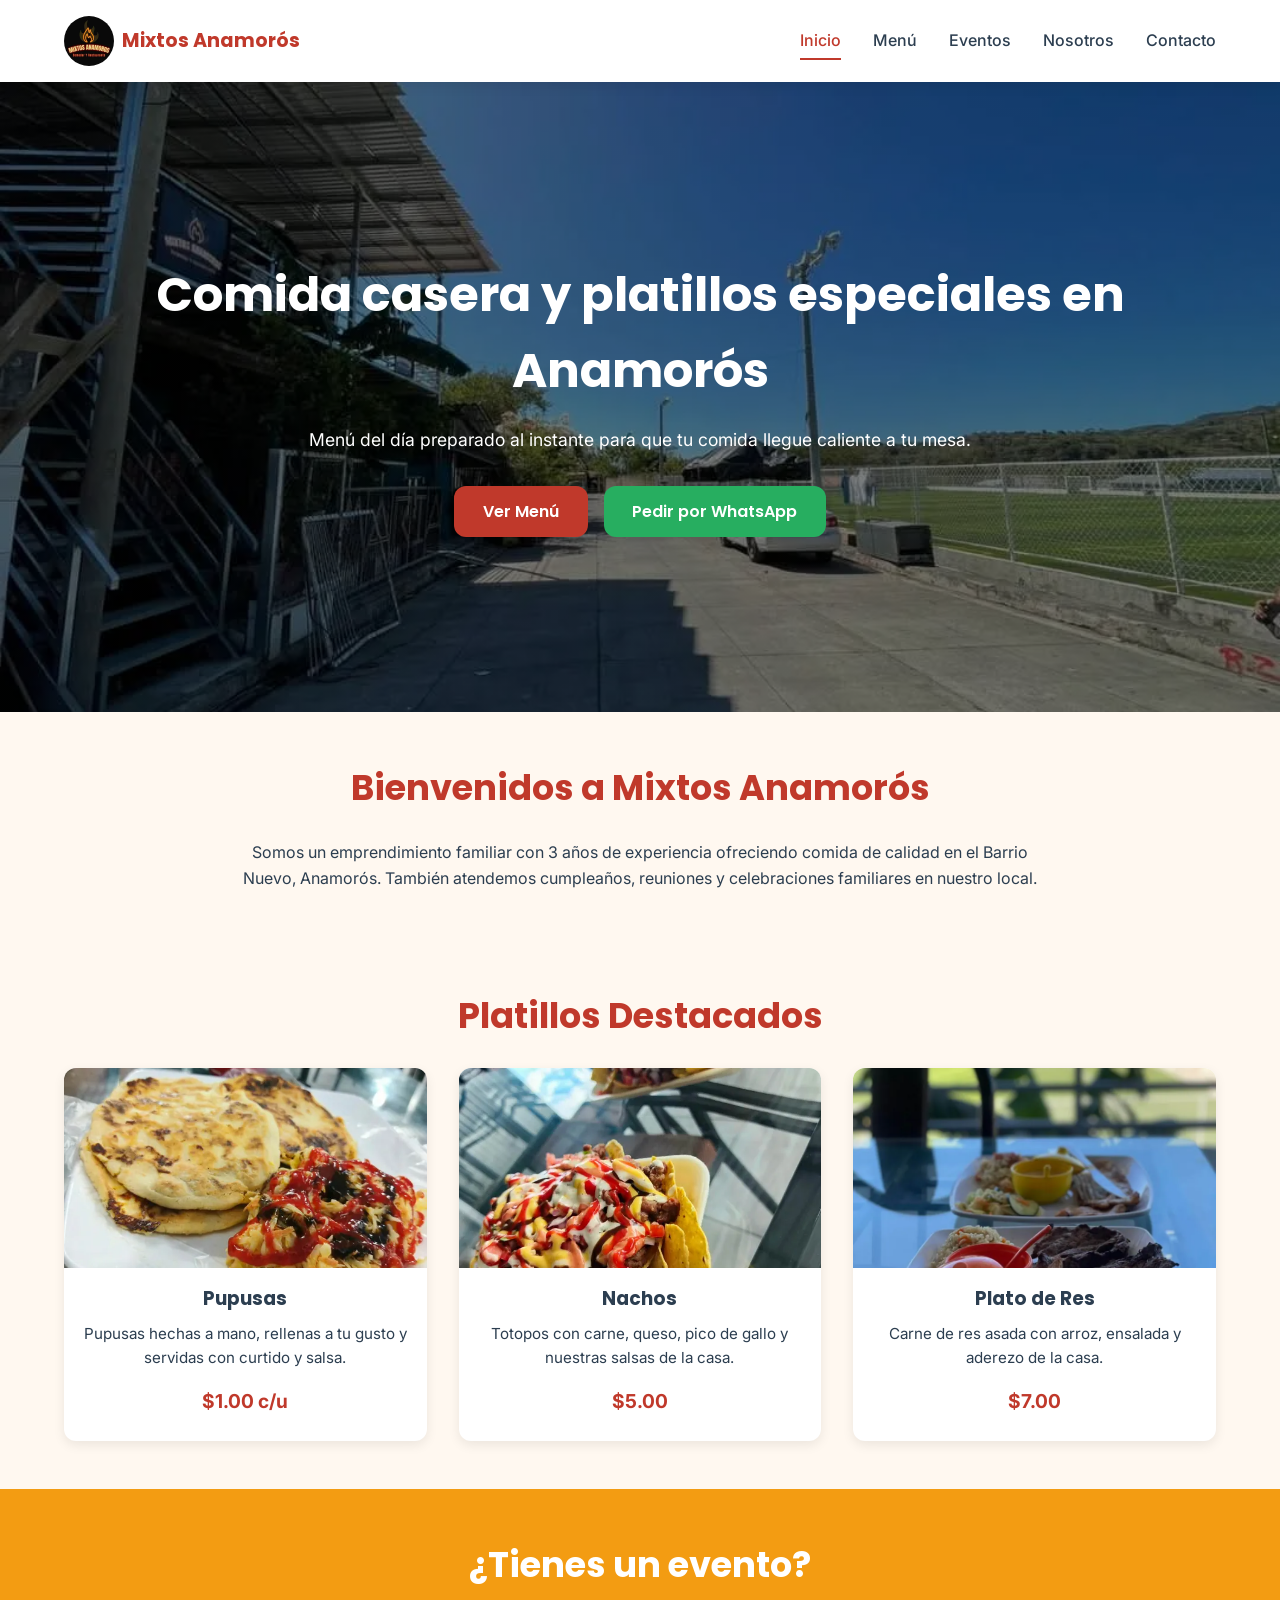
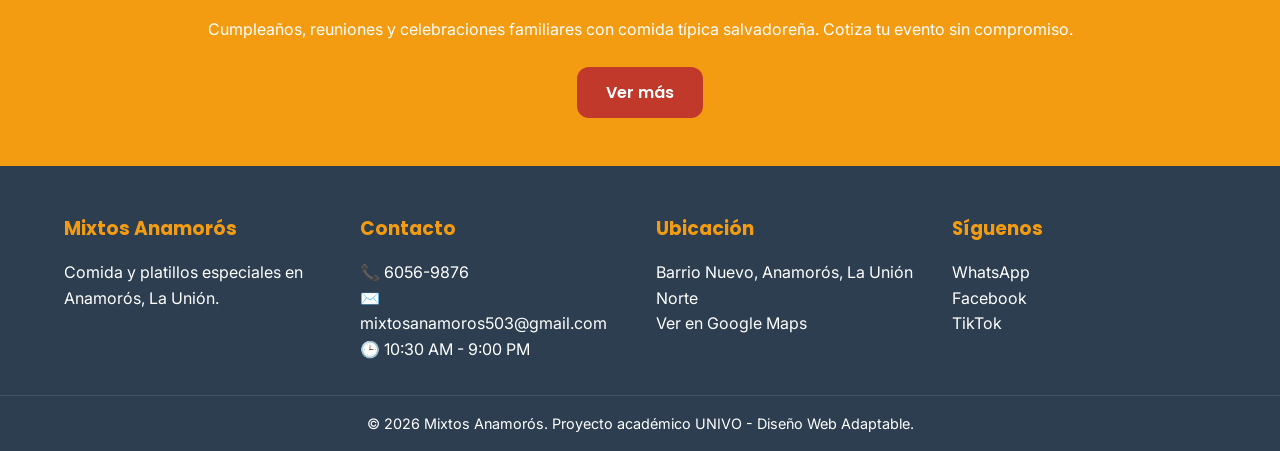
<file: index.html>
<!DOCTYPE html>
<html lang="es">
<head>
    <meta charset="UTF-8">
    <meta name="viewport" content="width=device-width, initial-scale=1.0">
    <meta name="description" content="Mixtos Anamorós - Comida casera, menú del día y celebraciones familiares en Anamorós, La Unión. Pedidos por WhatsApp y cotización de eventos.">
    <title>Mixtos Anamorós | Comida y Eventos</title>
    <link rel="icon" type="image/webp" href="img/Logo_Mixto.webp">
    <link rel="preload" as="image" href="img/eventos/exterior-local.webp">
    <link rel="stylesheet" href="css/styles.css">
    <link rel="preconnect" href="https://fonts.googleapis.com">
    <link rel="preconnect" href="https://fonts.gstatic.com" crossorigin>
    <link href="https://fonts.googleapis.com/css2?family=Poppins:wght@400;600;700&family=Inter:wght@400;500&display=swap" rel="stylesheet">
    <script defer src="js/datos.js"></script>
    <script defer src="js/main.js"></script>
    <script defer src="js/inicio.js"></script>
</head>
<body>

    <!-- HEADER -->
    <header class="header">
        <nav class="navbar container">
            <a href="index.html" class="logo">
                <img src="img/Logo_Mixto.webp" alt="Logo Mixtos Anamorós" width="60" height="60">
                <span>Mixtos Anamorós</span>
            </a>
            <button class="menu-toggle" aria-label="Abrir menú" aria-expanded="false">☰</button>
            <ul class="nav-links">
                <li><a href="index.html" class="active">Inicio</a></li>
                <li><a href="menu.html">Menú</a></li>
                <li><a href="eventos.html">Eventos</a></li>
                <li><a href="nosotros.html">Nosotros</a></li>
                <li><a href="contacto.html">Contacto</a></li>
            </ul>
        </nav>
    </header>
     <main>

    <!-- HERO -->
    <section class="hero">
        <div class="hero-content container">
            <h1>Comida casera y platillos especiales en Anamorós</h1>
            <p>Menú del día preparado al instante para que tu comida llegue caliente a tu mesa.</p>
            <div class="hero-buttons">
                <a href="menu.html" class="btn btn-primary">Ver Menú</a>
                <a href="https://wa.me/50360569876" class="btn btn-whatsapp" target="_blank" rel="noopener">Pedir por WhatsApp</a>
            </div>
        </div>
    </section>

    <!-- BIENVENIDA -->
    <section class="bienvenida container">
        <h2>Bienvenidos a Mixtos Anamorós</h2>
        <p>Somos un emprendimiento familiar con 3 años de experiencia ofreciendo comida de calidad en el Barrio Nuevo, Anamorós. También atendemos cumpleaños, reuniones y celebraciones familiares en nuestro local.</p>
    </section>

    <!-- PLATILLOS DESTACADOS -->
    <section class="destacados container">
        <h2>Platillos Destacados</h2>
        <div class="cards-grid" id="destacados-grid" aria-live="polite"></div>
        <noscript><p class="eventos-intro">Activa JavaScript para ver los platillos destacados o visita nuestro <a href="menu.html">menú completo</a>.</p></noscript>
    </section>

    <!-- CTA EVENTOS -->
    <section class="cta-eventos">
        <div class="container">
            <h2>¿Tienes un evento?</h2>
            <p>Cumpleaños, reuniones y celebraciones familiares con comida típica salvadoreña. Cotiza tu evento sin compromiso.</p>
            <a href="eventos.html" class="btn btn-primary">Ver más</a>
        </div>
    </section>
    </main>

    <!-- FOOTER -->
    <footer class="footer">
        <div class="container footer-grid">
            <div>
                <h3>Mixtos Anamorós</h3>
                <p>Comida y platillos especiales en Anamorós, La Unión.</p>
            </div>
            <div>
                <h3>Contacto</h3>
                <p>📞 6056-9876</p>
                <p>✉️ mixtosanamoros503@gmail.com</p>
                <p>🕒 10:30 AM - 9:00 PM</p>
            </div>
            <div>
                <h3>Ubicación</h3>
                <p>Barrio Nuevo, Anamorós, La Unión Norte</p>
                <a href="https://share.google/uU0UTtlA4N5zg69qw" target="_blank" rel="noopener">Ver en Google Maps</a>
            </div>
            <div>
                <h3>Síguenos</h3>
                <a href="https://wa.me/50360569876" target="_blank" rel="noopener noreferrer">WhatsApp</a><br>
                <a href="https://www.facebook.com/p/Mixtos-Anamoros-100091752638281/" target="_blank" rel="noopener noreferrer">Facebook</a><br>
                <a href="https://www.tiktok.com/@king_velazques84" target="_blank" rel="noopener noreferrer">TikTok</a>
            </div>
        </div>
        <p class="footer-copy">© 2026 Mixtos Anamorós. Proyecto académico UNIVO - Diseño Web Adaptable.</p>
    </footer>

</body>
</html>
</file>
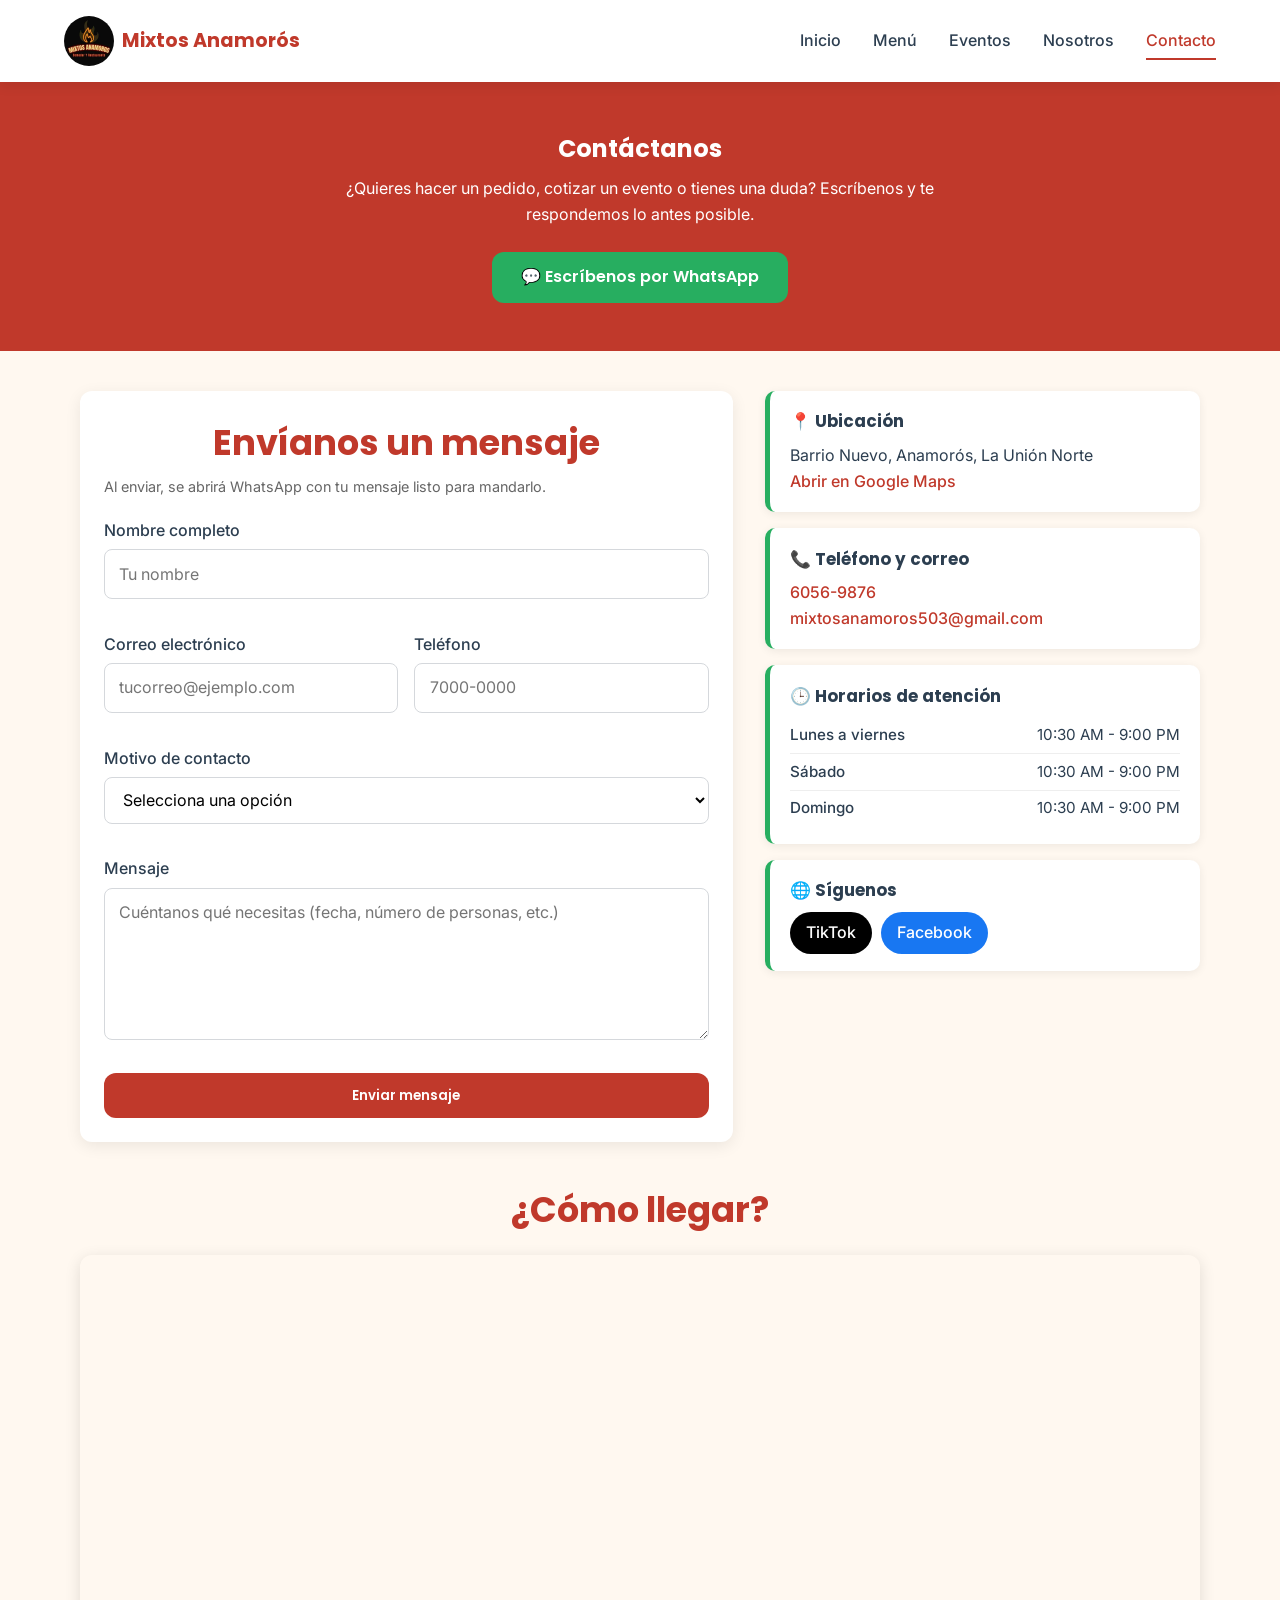
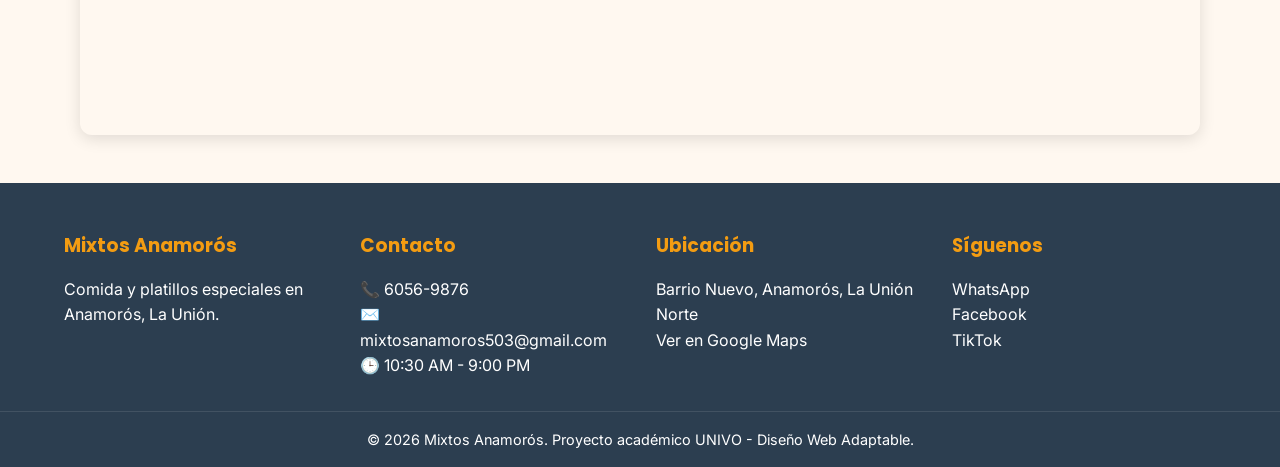
<file: contacto.html>
<!DOCTYPE html>
<html lang="es">
<head>
    <meta charset="UTF-8">
    <meta name="viewport" content="width=device-width, initial-scale=1.0">
    <meta name="description" content="Contacta a Mixtos Anamorós: escríbenos por WhatsApp, usa el formulario, consulta nuestros horarios y encuentra el mapa de ubicación en Anamorós, La Unión.">
    <title>Contacto | Mixtos Anamorós</title>
    <link rel="icon" type="image/webp" href="img/Logo_Mixto.webp">
    <link rel="stylesheet" href="css/styles.css">
    <link rel="preconnect" href="https://fonts.googleapis.com">
    <link rel="preconnect" href="https://fonts.gstatic.com" crossorigin>
    <link href="https://fonts.googleapis.com/css2?family=Poppins:wght@400;600;700&family=Inter:wght@400;500&display=swap" rel="stylesheet">
    <script defer src="js/datos.js"></script>
    <script defer src="js/main.js"></script>
    <script defer src="js/contacto.js"></script>
</head>
<body>

    <!-- HEADER -->
    <header class="header">
        <nav class="navbar container">
            <a href="index.html" class="logo">
                <img src="img/Logo_Mixto.webp" alt="Logo Mixtos Anamorós" width="60" height="60">
                <span>Mixtos Anamorós</span>
            </a>
            <button class="menu-toggle" aria-label="Abrir menú" aria-expanded="false">☰</button>
            <ul class="nav-links">
                <li><a href="index.html">Inicio</a></li>
                <li><a href="menu.html">Menú</a></li>
                <li><a href="eventos.html">Eventos</a></li>
                <li><a href="nosotros.html">Nosotros</a></li>
                <li><a href="contacto.html" class="active">Contacto</a></li>
            </ul>
        </nav>
    </header>

    <!-- ENCABEZADO DE PÁGINA -->
    <section class="page-hero">
        <div class="container">
            <h1>Contáctanos</h1>
            <p>¿Quieres hacer un pedido, cotizar un evento o tienes una duda? Escríbenos y te respondemos lo antes posible.</p>
            <a href="https://wa.me/50360569876?text=Hola%20Mixtos%20Anamor%C3%B3s%2C%20quisiera%20hacer%20una%20consulta."
               class="btn btn-whatsapp" target="_blank" rel="noopener">💬 Escríbenos por WhatsApp</a>
        </div>
    </section>

    <main class="container contact-layout">

        <!-- FORMULARIO -->
        <section class="contact-form-box" aria-labelledby="titulo-form">
            <h2 id="titulo-form">Envíanos un mensaje</h2>
            <p class="form-note">Al enviar, se abrirá WhatsApp con tu mensaje listo para mandarlo.</p>

            <form id="form-contacto" novalidate>
                <div class="form-group">
                    <label for="nombre">Nombre completo</label>
                    <input type="text" id="nombre" name="nombre" placeholder="Tu nombre" required autocomplete="name">
                    <small class="error" id="error-nombre"></small>
                </div>

                <div class="form-row">
                    <div class="form-group">
                        <label for="correo">Correo electrónico</label>
                        <input type="email" id="correo" name="correo" placeholder="tucorreo@ejemplo.com" required autocomplete="email">
                        <small class="error" id="error-correo"></small>
                    </div>
                    <div class="form-group">
                        <label for="telefono">Teléfono</label>
                        <input type="tel" id="telefono" name="telefono" placeholder="7000-0000" autocomplete="tel">
                        <small class="error" id="error-telefono"></small>
                    </div>
                </div>

                <div class="form-group">
                    <label for="asunto">Motivo de contacto</label>
                    <select id="asunto" name="asunto" required>
                        <option value="">Selecciona una opción</option>
                        <option value="Pedido">Hacer un pedido</option>
                        <option value="Cotización de evento">Cotizar un evento</option>
                        <option value="Consulta general">Consulta general</option>
                        <option value="Sugerencia o reclamo">Sugerencia o reclamo</option>
                    </select>
                    <small class="error" id="error-asunto"></small>
                </div>

                <div class="form-group">
                    <label for="mensaje">Mensaje</label>
                    <textarea id="mensaje" name="mensaje" rows="5" placeholder="Cuéntanos qué necesitas (fecha, número de personas, etc.)" required></textarea>
                    <small class="error" id="error-mensaje"></small>
                </div>

                <button type="submit" class="btn btn-primary btn-block">Enviar mensaje</button>
            </form>
        </section>

        <!-- INFORMACIÓN -->
        <aside class="contact-info">

            <div class="info-card">
                <h3>📍 Ubicación</h3>
                <p>Barrio Nuevo, Anamorós, La Unión Norte</p>
                <a href="https://share.google/uU0UTtlA4N5zg69qw" target="_blank" rel="noopener">Abrir en Google Maps</a>
            </div>

            <div class="info-card">
                <h3>📞 Teléfono y correo</h3>
                <p><a href="tel:+50360569876">6056-9876</a></p>
                <p><a href="mailto:mixtosanamoros503@gmail.com">mixtosanamoros503@gmail.com</a></p>
            </div>

            <div class="info-card">
                <h3>🕒 Horarios de atención</h3>
                <table class="horarios">
                    <tbody>
                        <tr><th scope="row">Lunes a viernes</th><td>10:30 AM - 9:00 PM</td></tr>
                        <tr><th scope="row">Sábado</th><td>10:30 AM - 9:00 PM</td></tr>
                        <tr><th scope="row">Domingo</th><td>10:30 AM - 9:00 PM</td></tr>
                    </tbody>
                </table>
            </div>

            <div class="info-card">
                <h3>🌐 Síguenos</h3>
                <div class="redes">
                    <a href="https://www.tiktok.com/@king_velazques84?is_from_webapp=1&sender_device=pc" class="red red-wa" target="_blank" rel="noopener">TikTok</a>
                    <a href="https://www.facebook.com/p/Mixtos-Anamoros-100091752638281/" class="red red-fb" target="_blank" rel="noopener">Facebook</a>
                </div>
            </div>
        </aside>
    </main>

    <!-- MAPA -->
    <section class="mapa container" aria-labelledby="titulo-mapa">
        <h2 id="titulo-mapa">¿Cómo llegar?</h2>
        <div class="map-wrap">
            <iframe
                title="Mapa de ubicación de Mixtos Anamorós"
                src="https://www.google.com/maps?q=Anamor%C3%B3s,+La+Uni%C3%B3n,+El+Salvador&output=embed"
                width="600" height="450" style="border:0;" allowfullscreen loading="lazy"
                referrerpolicy="no-referrer-when-downgrade"></iframe>
        </div>
    </section>

    <!-- FOOTER -->
    <footer class="footer">
        <div class="container footer-grid">
            <div>
                <h3>Mixtos Anamorós</h3>
                <p>Comida y platillos especiales en Anamorós, La Unión.</p>
            </div>
            <div>
                <h3>Contacto</h3>
                <p>📞 6056-9876</p>
                <p>✉️ mixtosanamoros503@gmail.com</p>
                <p>🕒 10:30 AM - 9:00 PM</p>
            </div>
            <div>
                <h3>Ubicación</h3>
                <p>Barrio Nuevo, Anamorós, La Unión Norte</p>
                <a href="https://share.google/uU0UTtlA4N5zg69qw" target="_blank" rel="noopener">Ver en Google Maps</a>
            </div>
            <div>
                <h3>Síguenos</h3>
                <a href="https://wa.me/50360569876" target="_blank" rel="noopener noreferrer">WhatsApp</a><br>
                <a href="https://www.facebook.com/p/Mixtos-Anamoros-100091752638281/" target="_blank" rel="noopener noreferrer">Facebook</a><br>
                <a href="https://www.tiktok.com/@king_velazques84" target="_blank" rel="noopener noreferrer">TikTok</a>
            </div>
        </div>
        <p class="footer-copy">© 2026 Mixtos Anamorós. Proyecto académico UNIVO - Diseño Web Adaptable.</p>
    </footer>

</body>
</html>
</file>
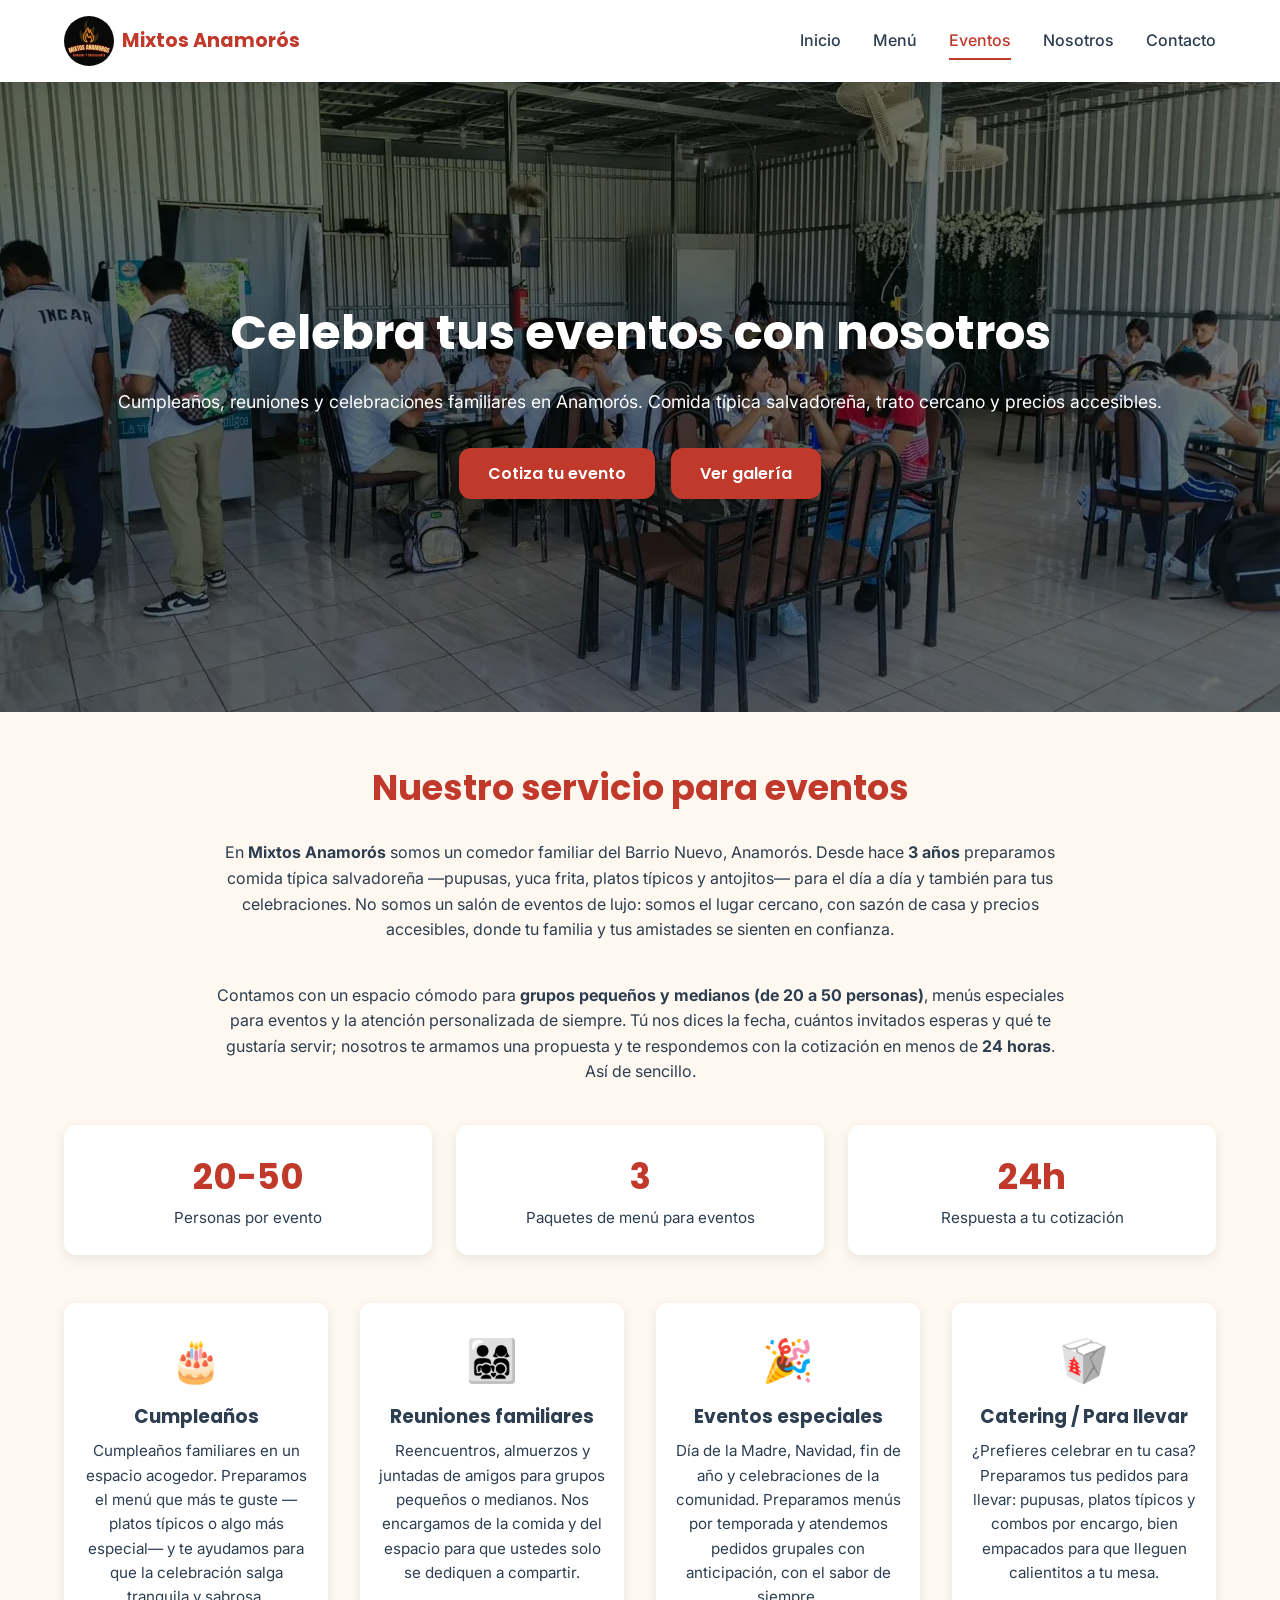
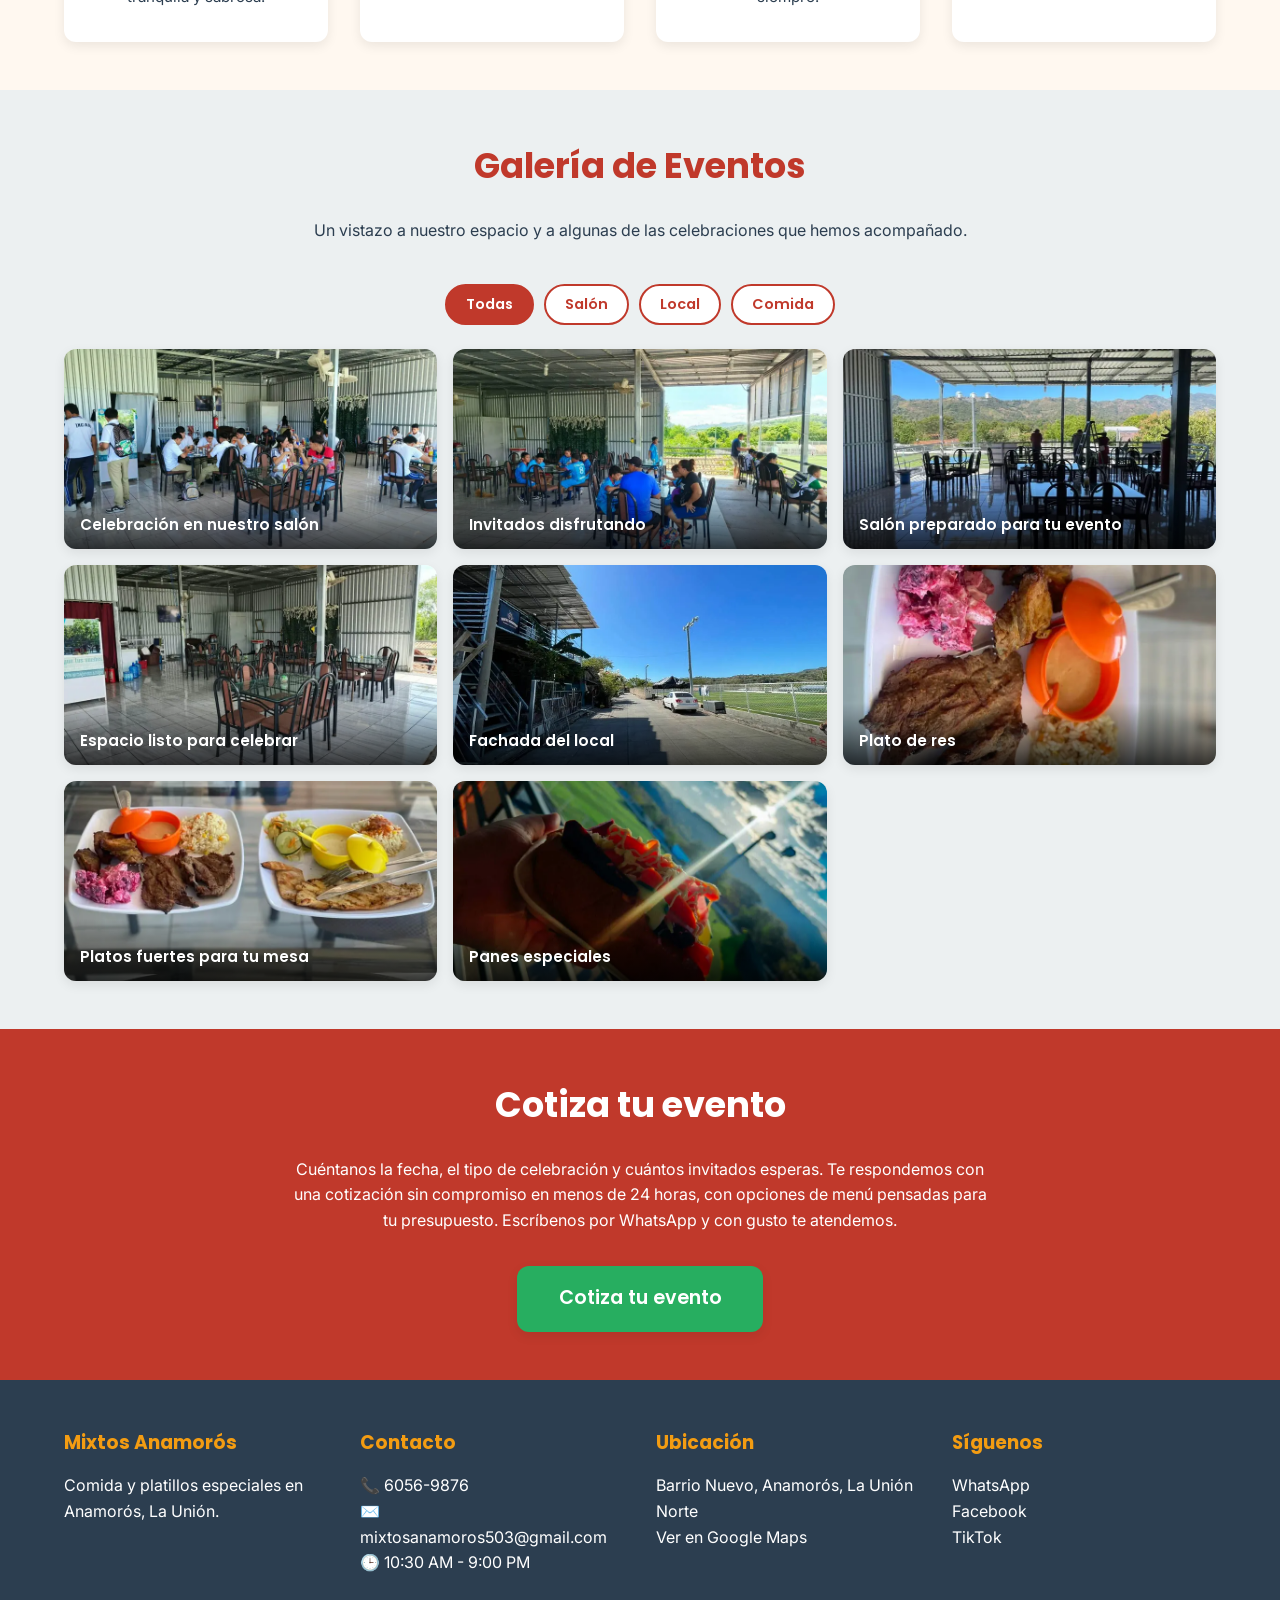
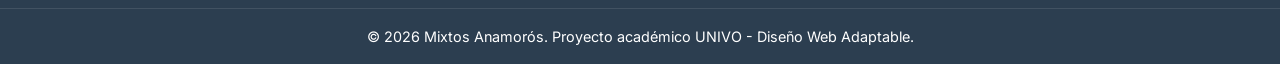
<file: eventos.html>
<!DOCTYPE html>
<html lang="es">
<head>
    <meta charset="UTF-8">
    <meta name="viewport" content="width=device-width, initial-scale=1.0">
    <meta name="description" content="Eventos en Mixtos Anamorós: cumpleaños familiares, reuniones y celebraciones especiales en Anamorós, La Unión. Comida típica salvadoreña, catering básico y menús para eventos. Cotiza por WhatsApp.">
    <title>Eventos | Mixtos Anamorós</title>
    <link rel="icon" type="image/webp" href="img/Logo_Mixto.webp">
    <link rel="stylesheet" href="css/styles.css">
    <link rel="preconnect" href="https://fonts.googleapis.com">
    <link rel="preconnect" href="https://fonts.gstatic.com" crossorigin>
    <link href="https://fonts.googleapis.com/css2?family=Poppins:wght@400;600;700&family=Inter:wght@400;500&display=swap" rel="stylesheet">
    <script defer src="js/datos.js"></script>
    <script defer src="js/main.js"></script>
    <script defer src="js/eventos.js"></script>
</head>
<body>

    <!-- HEADER -->
    <header class="header">
        <nav class="navbar container">
            <a href="index.html" class="logo">
                <img src="img/Logo_Mixto.webp" alt="Logo Mixtos Anamorós" width="60" height="60">
                <span>Mixtos Anamorós</span>
            </a>
            <button class="menu-toggle" aria-label="Abrir menú" aria-expanded="false">☰</button>
            <ul class="nav-links">
                <li><a href="index.html">Inicio</a></li>
                <li><a href="menu.html">Menú</a></li>
                <li><a href="eventos.html" class="active">Eventos</a></li>
                <li><a href="nosotros.html">Nosotros</a></li>
                <li><a href="contacto.html">Contacto</a></li>
            </ul>
        </nav>
    </header>

    <main>

        <!-- HERO -->
        <section class="hero hero-eventos">
            <div class="hero-content container">
                <h1>Celebra tus eventos con nosotros</h1>
                <p>Cumpleaños, reuniones y celebraciones familiares en Anamorós. Comida típica salvadoreña, trato cercano y precios accesibles.</p>
                <div class="hero-buttons">
                    <a href="#cotizar" class="btn btn-primary">Cotiza tu evento</a>
                    <a href="#galeria" class="btn btn-primary">Ver galería</a>
                </div>
            </div>
        </section>

        <!-- DESCRIPCIÓN DEL SERVICIO -->
        <section class="eventos-servicio container">
            <h2>Nuestro servicio para eventos</h2>
            <p class="eventos-intro">
                En <strong>Mixtos Anamorós</strong> somos un comedor familiar del Barrio Nuevo, Anamorós.
                Desde hace <strong>3 años</strong> preparamos comida típica salvadoreña —pupusas, yuca frita,
                platos típicos y antojitos— para el día a día y también para tus celebraciones.
                No somos un salón de eventos de lujo: somos el lugar cercano, con sazón de casa y precios
                accesibles, donde tu familia y tus amistades se sienten en confianza.
            </p>
            <p class="eventos-intro">
                Contamos con un espacio cómodo para <strong>grupos pequeños y medianos (de 20 a 50 personas)</strong>,
                menús especiales para eventos y la atención personalizada de siempre. Tú nos dices la fecha,
                cuántos invitados esperas y qué te gustaría servir; nosotros te armamos una propuesta y
                te respondemos con la cotización en menos de <strong>24 horas</strong>. Así de sencillo.
            </p>

            <div class="eventos-datos">
                <div class="dato">
                    <span class="dato-numero">20-50</span>
                    <span class="dato-label">Personas por evento</span>
                </div>
                <div class="dato">
                    <span class="dato-numero">3</span>
                    <span class="dato-label">Paquetes de menú para eventos</span>
                </div>
                <div class="dato">
                    <span class="dato-numero">24h</span>
                    <span class="dato-label">Respuesta a tu cotización</span>
                </div>
            </div>

            <div class="cards-grid servicios-grid" id="servicios-grid"></div>
        </section>

        <!-- GALERÍA -->
        <section class="eventos-galeria" id="galeria">
            <div class="container">
                <h2>Galería de Eventos</h2>
                <p class="eventos-intro">Un vistazo a nuestro espacio y a algunas de las celebraciones que hemos acompañado.</p>
                <div class="filtros" id="filtros-galeria" role="group" aria-label="Filtrar fotos por categoría"></div>
                <div class="galeria-grid" id="galeria-grid" aria-live="polite"></div>
            </div>
        </section>

        <!-- CTA COTIZA TU EVENTO -->
        <section class="cta-cotiza" id="cotizar">
            <div class="container">
                <h2>Cotiza tu evento</h2>
                <p>Cuéntanos la fecha, el tipo de celebración y cuántos invitados esperas. Te respondemos con una cotización sin compromiso en menos de 24 horas, con opciones de menú pensadas para tu presupuesto. Escríbenos por WhatsApp y con gusto te atendemos.</p>
                <a href="https://wa.me/50360569876?text=Hola,%20quiero%20cotizar%20un%20evento%20en%20Mixtos%20Anamor%C3%B3s"
                   class="btn btn-whatsapp btn-cotiza"
                   target="_blank"
                   rel="noopener noreferrer">
                    Cotiza tu evento
                </a>
            </div>
        </section>

    </main>

    <!-- FOOTER -->
    <footer class="footer">
        <div class="container footer-grid">
            <div>
                <h3>Mixtos Anamorós</h3>
                <p>Comida y platillos especiales en Anamorós, La Unión.</p>
            </div>
            <div>
                <h3>Contacto</h3>
                <p>📞 6056-9876</p>
                <p>✉️ mixtosanamoros503@gmail.com</p>
                <p>🕒 10:30 AM - 9:00 PM</p>
            </div>
            <div>
                <h3>Ubicación</h3>
                <p>Barrio Nuevo, Anamorós, La Unión Norte</p>
                <a href="https://share.google/uU0UTtlA4N5zg69qw" target="_blank" rel="noopener noreferrer">Ver en Google Maps</a>
            </div>
            <div>
                <h3>Síguenos</h3>
                <a href="https://wa.me/50360569876" target="_blank" rel="noopener noreferrer">WhatsApp</a><br>
                <a href="https://www.facebook.com/p/Mixtos-Anamoros-100091752638281/" target="_blank" rel="noopener noreferrer">Facebook</a><br>
                <a href="https://www.tiktok.com/@king_velazques84" target="_blank" rel="noopener noreferrer">TikTok</a>
            </div>
        </div>
        <p class="footer-copy">© 2026 Mixtos Anamorós. Proyecto académico UNIVO - Diseño Web Adaptable.</p>
    </footer>

</body>
</html>
</file>
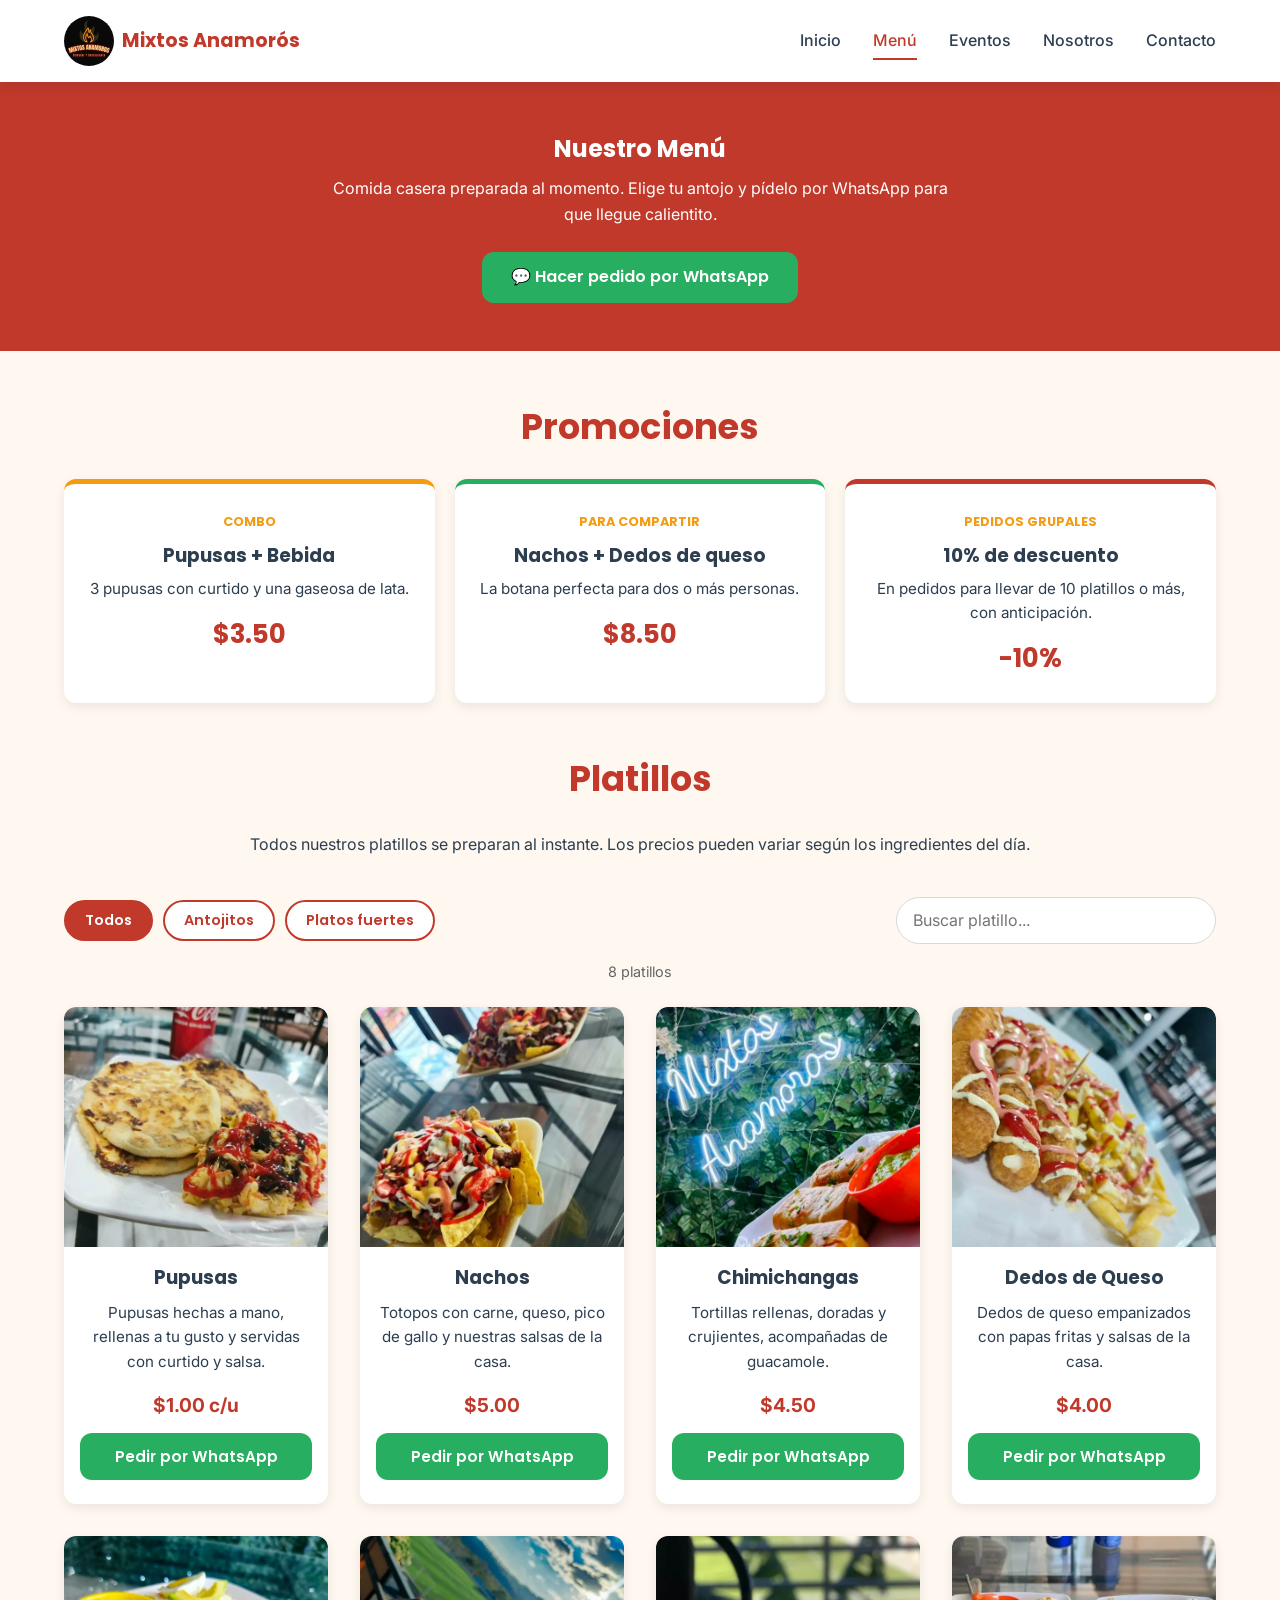
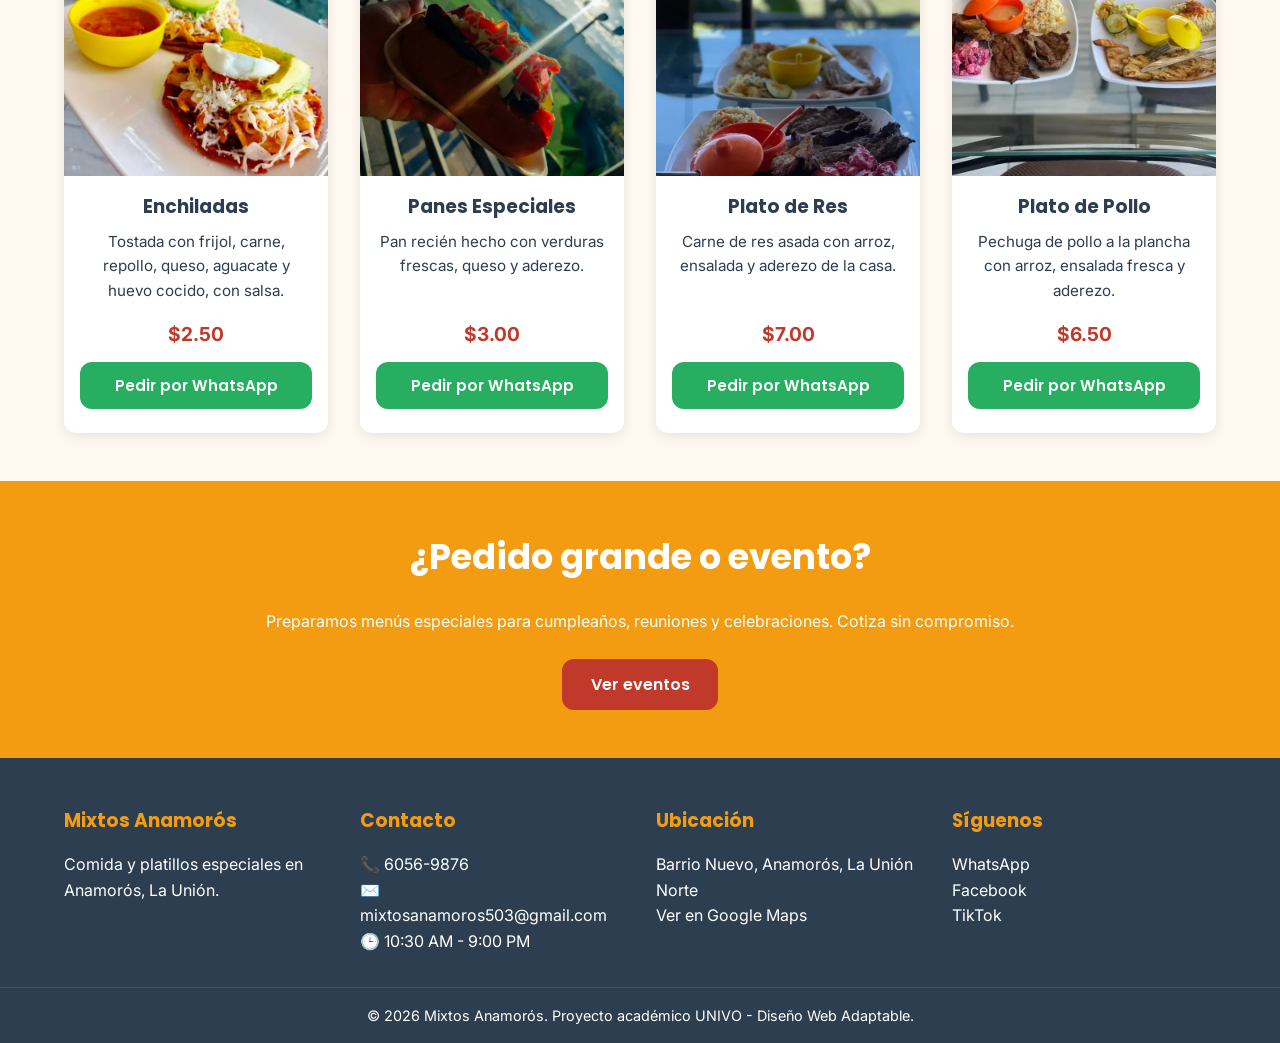
<file: menu.html>
<!DOCTYPE html>
<html lang="es">
<head>
    <meta charset="UTF-8">
    <meta name="viewport" content="width=device-width, initial-scale=1.0">
    <meta name="description" content="Menú de Mixtos Anamorós: pupusas, nachos, chimichangas, dedos de queso, enchiladas y platos de res y pollo en Anamorós, La Unión. Pide por WhatsApp.">
    <title>Menú | Mixtos Anamorós</title>
    <link rel="icon" type="image/webp" href="img/Logo_Mixto.webp">
    <link rel="stylesheet" href="css/styles.css">
    <link rel="preconnect" href="https://fonts.googleapis.com">
    <link rel="preconnect" href="https://fonts.gstatic.com" crossorigin>
    <link href="https://fonts.googleapis.com/css2?family=Poppins:wght@400;600;700&family=Inter:wght@400;500&display=swap" rel="stylesheet">
    <script defer src="js/datos.js"></script>
    <script defer src="js/main.js"></script>
    <script defer src="js/menu.js"></script>
</head>
<body>

    <!-- HEADER -->
    <header class="header">
        <nav class="navbar container">
            <a href="index.html" class="logo">
                <img src="img/Logo_Mixto.webp" alt="Logo Mixtos Anamorós" width="60" height="60">
                <span>Mixtos Anamorós</span>
            </a>
            <button class="menu-toggle" aria-label="Abrir menú" aria-expanded="false">☰</button>
            <ul class="nav-links">
                <li><a href="index.html">Inicio</a></li>
                <li><a href="menu.html" class="active" aria-current="page">Menú</a></li>
                <li><a href="eventos.html">Eventos</a></li>
                <li><a href="nosotros.html">Nosotros</a></li>
                <li><a href="contacto.html">Contacto</a></li>
            </ul>
        </nav>
    </header>

    <main>

        <!-- ENCABEZADO -->
        <section class="page-hero">
            <div class="container">
                <h1>Nuestro Menú</h1>
                <p>Comida casera preparada al momento. Elige tu antojo y pídelo por WhatsApp para que llegue calientito.</p>
                <a href="https://wa.me/50360569876?text=Hola%20Mixtos%20Anamor%C3%B3s%2C%20quisiera%20hacer%20un%20pedido."
                   class="btn btn-whatsapp" target="_blank" rel="noopener">💬 Hacer pedido por WhatsApp</a>
            </div>
        </section>

        <!-- PROMOCIONES -->
        <section class="promos container" aria-labelledby="titulo-promos">
            <h2 id="titulo-promos">Promociones</h2>
            <div class="promos-grid" id="promos-grid"></div>
        </section>

        <!-- GRID DE PLATILLOS -->
        <section class="menu-seccion" aria-labelledby="titulo-platillos">
            <div class="container">
                <h2 id="titulo-platillos">Platillos</h2>
                <p class="eventos-intro">Todos nuestros platillos se preparan al instante. Los precios pueden variar según los ingredientes del día.</p>

                <div class="menu-controles">
                    <div class="filtros" id="filtros-menu" role="group" aria-label="Filtrar platillos por categoría"></div>
                    <label class="buscador" for="buscar-platillo">
                        <span class="sr-only">Buscar platillo</span>
                        <input type="search" id="buscar-platillo" placeholder="Buscar platillo...">
                    </label>
                </div>
                <p class="menu-contador" id="contador-menu" aria-live="polite"></p>

                <div class="cards-grid menu-grid" id="menu-grid"></div>
                <noscript><p class="eventos-intro">Activa JavaScript para ver el menú o escríbenos por WhatsApp para conocer nuestros platillos.</p></noscript>
            </div>
        </section>

        <!-- CTA FINAL -->
        <section class="cta-eventos">
            <div class="container">
                <h2>¿Pedido grande o evento?</h2>
                <p>Preparamos menús especiales para cumpleaños, reuniones y celebraciones. Cotiza sin compromiso.</p>
                <a href="eventos.html" class="btn btn-primary">Ver eventos</a>
            </div>
        </section>

    </main>

    <!-- FOOTER -->
    <footer class="footer">
        <div class="container footer-grid">
            <div>
                <h3>Mixtos Anamorós</h3>
                <p>Comida y platillos especiales en Anamorós, La Unión.</p>
            </div>
            <div>
                <h3>Contacto</h3>
                <p>📞 6056-9876</p>
                <p>✉️ mixtosanamoros503@gmail.com</p>
                <p>🕒 10:30 AM - 9:00 PM</p>
            </div>
            <div>
                <h3>Ubicación</h3>
                <p>Barrio Nuevo, Anamorós, La Unión Norte</p>
                <a href="https://share.google/uU0UTtlA4N5zg69qw" target="_blank" rel="noopener">Ver en Google Maps</a>
            </div>
            <div>
                <h3>Síguenos</h3>
                <a href="https://wa.me/50360569876" target="_blank" rel="noopener noreferrer">WhatsApp</a><br>
                <a href="https://www.facebook.com/p/Mixtos-Anamoros-100091752638281/" target="_blank" rel="noopener noreferrer">Facebook</a><br>
                <a href="https://www.tiktok.com/@king_velazques84" target="_blank" rel="noopener noreferrer">TikTok</a>
            </div>
        </div>
        <p class="footer-copy">© 2026 Mixtos Anamorós. Proyecto académico UNIVO - Diseño Web Adaptable.</p>
    </footer>

</body>
</html>
</file>
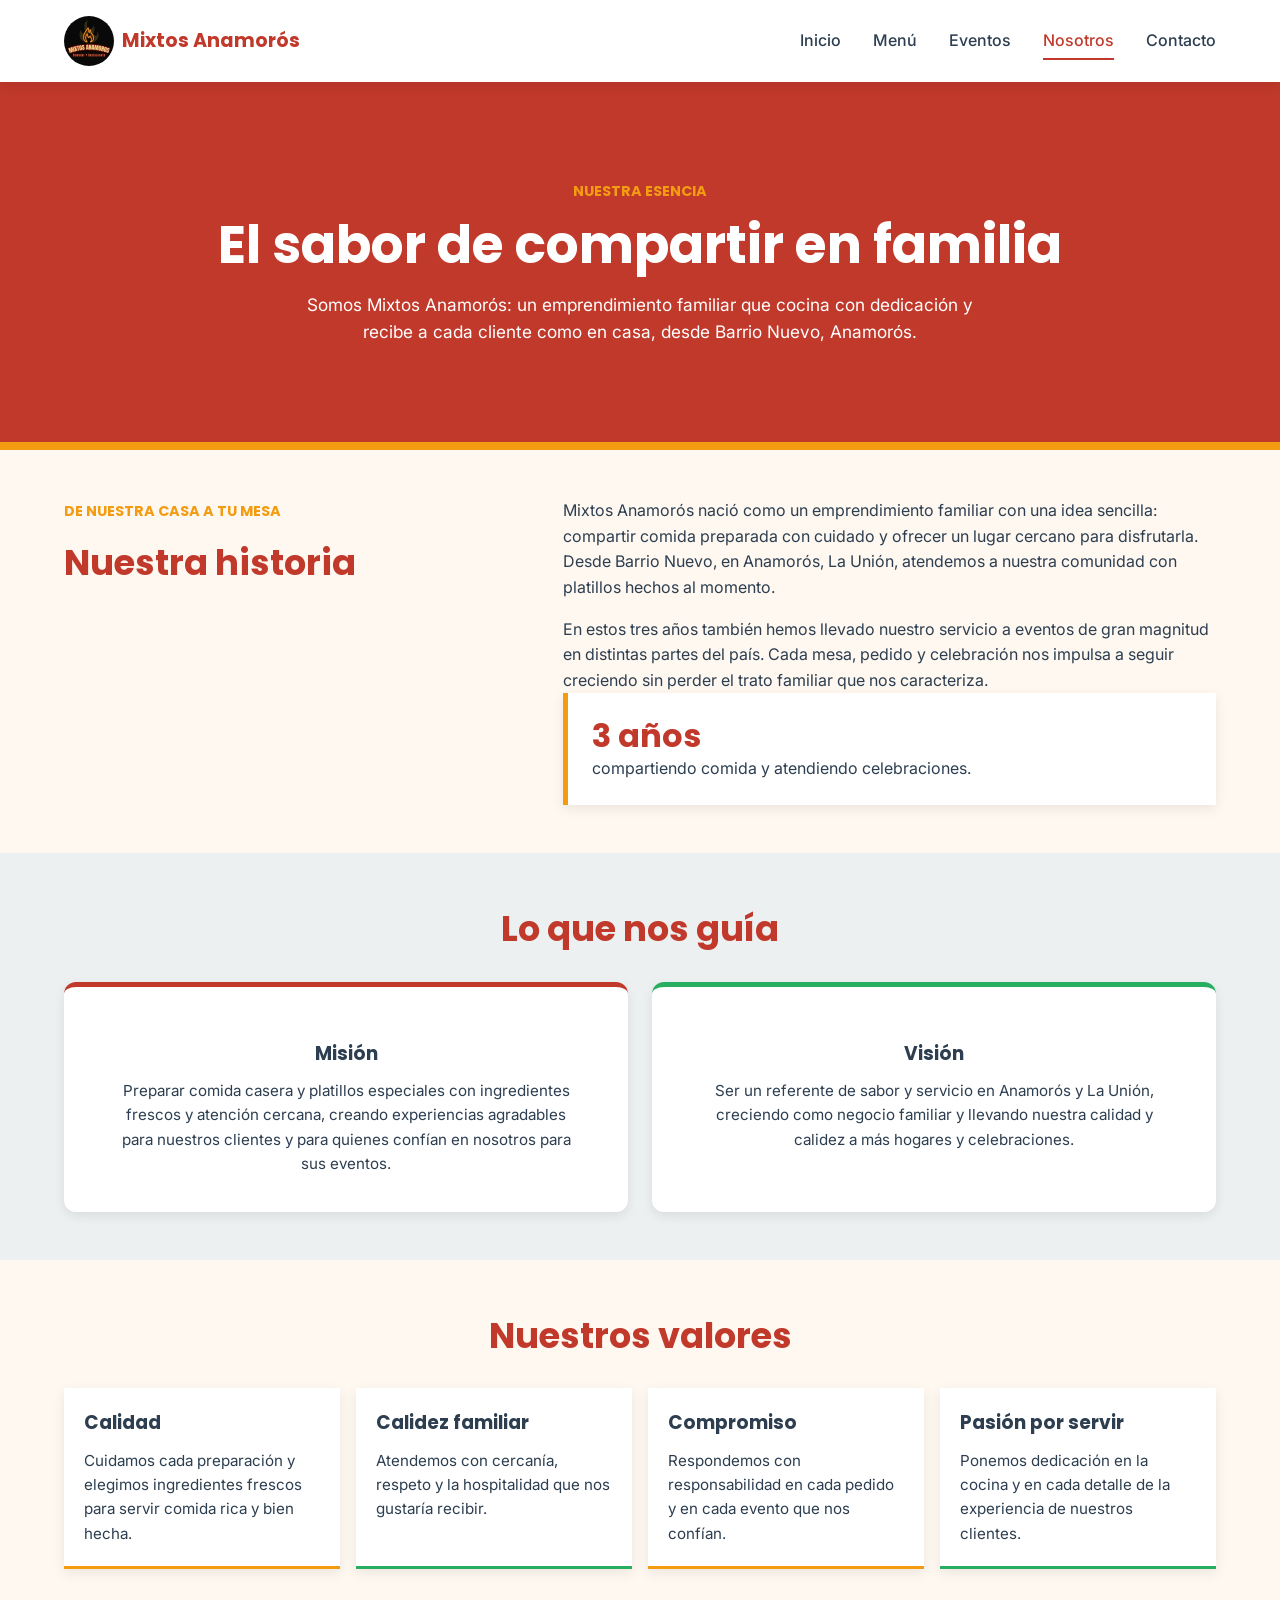
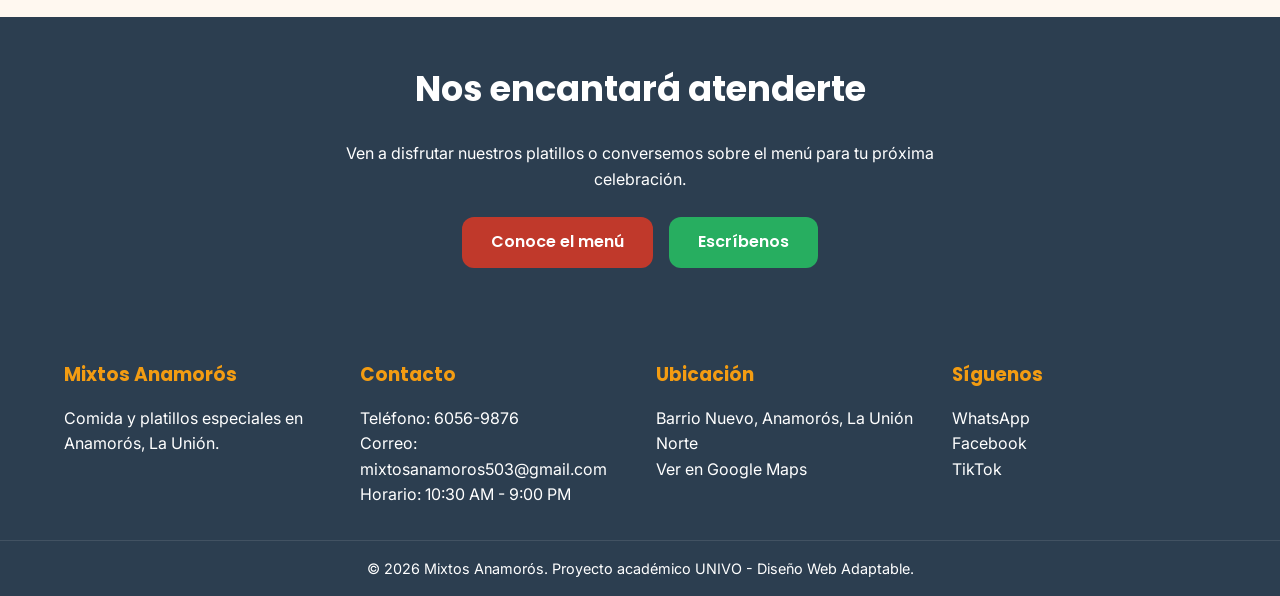
<file: nosotros.html>
<!DOCTYPE html>
<html lang="es">
<head>
    <meta charset="UTF-8">
    <meta name="viewport" content="width=device-width, initial-scale=1.0">
    <meta name="description" content="Conoce la historia, misión, visión y valores de Mixtos Anamorós, un emprendimiento familiar de comida casera en Anamorós, La Unión.">
    <title>Nosotros | Mixtos Anamorós</title>
    <link rel="icon" type="image/webp" href="img/Logo_Mixto.webp">
    <link rel="stylesheet" href="css/styles.css">
    <link rel="preconnect" href="https://fonts.googleapis.com">
    <link rel="preconnect" href="https://fonts.gstatic.com" crossorigin>
    <link href="https://fonts.googleapis.com/css2?family=Poppins:wght@400;600;700&family=Inter:wght@400;500&display=swap" rel="stylesheet">
    <script defer src="js/main.js"></script>
</head>
<body>
    <header class="header">
        <nav class="navbar container" aria-label="Navegación principal">
            <a href="index.html" class="logo">
                <img src="img/Logo_Mixto.webp" alt="Logo Mixtos Anamorós" width="60" height="60">
                <span>Mixtos Anamorós</span>
            </a>
            <button class="menu-toggle" type="button" aria-label="Abrir menú" aria-expanded="false">☰</button>
            <ul class="nav-links">
                <li><a href="index.html">Inicio</a></li>
                <li><a href="menu.html">Menú</a></li>
                <li><a href="eventos.html">Eventos</a></li>
                <li><a href="nosotros.html" class="active" aria-current="page">Nosotros</a></li>
                <li><a href="contacto.html">Contacto</a></li>
            </ul>
        </nav>
    </header>

    <main>
        <section class="nosotros-hero">
            <div class="container">
                <span class="nosotros-etiqueta">Nuestra esencia</span>
                <h1>El sabor de compartir en familia</h1>
                <p>Somos Mixtos Anamorós: un emprendimiento familiar que cocina con dedicación y recibe a cada cliente como en casa, desde Barrio Nuevo, Anamorós.</p>
            </div>
        </section>

        <section class="container">
            <div class="historia">
                <div>
                    <span class="nosotros-etiqueta">De nuestra casa a tu mesa</span>
                    <h2>Nuestra historia</h2>
                </div>
                <div class="historia-texto">
                    <p>Mixtos Anamorós nació como un emprendimiento familiar con una idea sencilla: compartir comida preparada con cuidado y ofrecer un lugar cercano para disfrutarla. Desde Barrio Nuevo, en Anamorós, La Unión, atendemos a nuestra comunidad con platillos hechos al momento.</p>
                    <p>En estos tres años también hemos llevado nuestro servicio a eventos de gran magnitud en distintas partes del país. Cada mesa, pedido y celebración nos impulsa a seguir creciendo sin perder el trato familiar que nos caracteriza.</p>
                    <div class="trayectoria">
                        <strong>3 años</strong>
                        <span>compartiendo comida y atendiendo celebraciones.</span>
                    </div>
                </div>
            </div>
        </section>

        <section class="proposito">
            <div class="container">
                <h2>Lo que nos guía</h2>
                <div class="proposito-grid">
                    <article class="card proposito-card">
                        <h3>Misión</h3>
                        <p>Preparar comida casera y platillos especiales con ingredientes frescos y atención cercana, creando experiencias agradables para nuestros clientes y para quienes confían en nosotros para sus eventos.</p>
                    </article>
                    <article class="card proposito-card">
                        <h3>Visión</h3>
                        <p>Ser un referente de sabor y servicio en Anamorós y La Unión, creciendo como negocio familiar y llevando nuestra calidad y calidez a más hogares y celebraciones.</p>
                    </article>
                </div>
            </div>
        </section>

        <section class="container">
            <h2>Nuestros valores</h2>
            <div class="valores-grid">
                <article class="valor-card">
                    <h3>Calidad</h3>
                    <p>Cuidamos cada preparación y elegimos ingredientes frescos para servir comida rica y bien hecha.</p>
                </article>
                <article class="valor-card">
                    <h3>Calidez familiar</h3>
                    <p>Atendemos con cercanía, respeto y la hospitalidad que nos gustaría recibir.</p>
                </article>
                <article class="valor-card">
                    <h3>Compromiso</h3>
                    <p>Respondemos con responsabilidad en cada pedido y en cada evento que nos confían.</p>
                </article>
                <article class="valor-card">
                    <h3>Pasión por servir</h3>
                    <p>Ponemos dedicación en la cocina y en cada detalle de la experiencia de nuestros clientes.</p>
                </article>
            </div>
        </section>

        <section class="nosotros-cta">
            <div class="container">
                <h2>Nos encantará atenderte</h2>
                <p>Ven a disfrutar nuestros platillos o conversemos sobre el menú para tu próxima celebración.</p>
                <div class="hero-buttons">
                    <a href="menu.html" class="btn btn-primary">Conoce el menú</a>
                    <a href="https://wa.me/50360569876" class="btn btn-whatsapp" target="_blank" rel="noopener">Escríbenos</a>
                </div>
            </div>
        </section>
    </main>

    <footer class="footer">
        <div class="container footer-grid">
            <div>
                <h3>Mixtos Anamorós</h3>
                <p>Comida y platillos especiales en Anamorós, La Unión.</p>
            </div>
            <div>
                <h3>Contacto</h3>
                <p>Teléfono: 6056-9876</p>
                <p>Correo: mixtosanamoros503@gmail.com</p>
                <p>Horario: 10:30 AM - 9:00 PM</p>
            </div>
            <div>
                <h3>Ubicación</h3>
                <p>Barrio Nuevo, Anamorós, La Unión Norte</p>
                <a href="https://share.google/uU0UTtlA4N5zg69qw" target="_blank" rel="noopener">Ver en Google Maps</a>
            </div>
            <div>
                <h3>Síguenos</h3>
                <a href="https://wa.me/50360569876" target="_blank" rel="noopener noreferrer">WhatsApp</a><br>
                <a href="https://www.facebook.com/p/Mixtos-Anamoros-100091752638281/" target="_blank" rel="noopener noreferrer">Facebook</a><br>
                <a href="https://www.tiktok.com/@king_velazques84" target="_blank" rel="noopener noreferrer">TikTok</a>
            </div>
        </div>
        <p class="footer-copy">© 2026 Mixtos Anamorós. Proyecto académico UNIVO - Diseño Web Adaptable.</p>
    </footer>
</body>
</html>
</file>
<file: css/styles.css>
/* ===== VARIABLES ===== */
:root {
    --color-principal: #C0392B;
    --color-secundario: #F39C12;
    --color-acento: #27AE60;
    --color-texto: #2C3E50;
    --color-fondo: #FFF8F0;
    --color-blanco: #FFFFFF;
    --color-gris: #ECF0F1;
    --fuente-titulos: 'Poppins', sans-serif;
    --fuente-texto: 'Inter', sans-serif;
    --sombra: 0 4px 12px rgba(0,0,0,0.08);
    --radio: 12px;
    --transicion: all 0.3s ease;
}

/* ===== RESET ===== */
* {
    margin: 0;
    padding: 0;
    box-sizing: border-box;
}

html {
    scroll-behavior: smooth;
}

body {
    font-family: var(--fuente-texto);
    color: var(--color-texto);
    background-color: var(--color-fondo);
    line-height: 1.6;
}

img {
    max-width: 100%;
    height: auto;
    display: block;
}

a {
    text-decoration: none;
    color: inherit;
}

ul {
    list-style: none;
}

/* ===== UTILIDADES ===== */
.container {
    width: 90%;
    max-width: 1200px;
    margin: 0 auto;
}

.btn {
    display: inline-block;
    padding: 0.8rem 1.8rem;
    border-radius: var(--radio);
    font-family: var(--fuente-titulos);
    font-weight: 600;
    transition: var(--transicion);
    cursor: pointer;
    border: none;
}

.btn-primary {
    background-color: var(--color-principal);
    color: var(--color-blanco);
}

.btn-primary:hover {
    background-color: #A93226;
    transform: translateY(-2px);
}

.btn-whatsapp {
    background-color: var(--color-acento);
    color: var(--color-blanco);
}

.btn-whatsapp:hover {
    background-color: #1E8449;
    transform: translateY(-2px);
}

/* ===== HEADER ===== */
.header {
    background-color: var(--color-blanco);
    box-shadow: var(--sombra);
    position: sticky;
    top: 0;
    z-index: 100;
}

.navbar {
    display: flex;
    justify-content: space-between;
    align-items: center;
    padding: 1rem 0;
}

.logo {
    display: flex;
    align-items: center;
    gap: 0.5rem;
    font-family: var(--fuente-titulos);
    font-weight: 700;
    font-size: 1.2rem;
    color: var(--color-principal);
}

.logo img {
    width: 50px;
    height: 50px;
    object-fit: contain;
    border-radius: 50%;
    background-color: var(--color-blanco);
}

/* Móvil: menú desplegable */
.nav-links {
    display: flex;
    flex-direction: column;
    position: absolute;
    top: 100%;
    left: 0;
    right: 0;
    padding: 1rem 0;
    background-color: var(--color-blanco);
    box-shadow: var(--sombra);
    transform: translateY(-150%);
    visibility: hidden;
    transition: var(--transicion);
    z-index: 99;
}

.nav-links.active {
    transform: translateY(0);
    visibility: visible;
}

.nav-links li {
    padding: 0.8rem 0;
    text-align: center;
}

.nav-links a {
    font-weight: 500;
    transition: var(--transicion);
    padding: 0.5rem 0;
    border-bottom: 2px solid transparent;
}

.nav-links a:hover,
.nav-links a.active {
    color: var(--color-principal);
    border-bottom-color: var(--color-principal);
}

.menu-toggle {
    display: block;
    background: none;
    border: none;
    font-size: 1.8rem;
    color: var(--color-principal);
    cursor: pointer;
}

/* ===== HERO ===== */
.hero {
    background: linear-gradient(rgba(0,0,0,0.5), rgba(0,0,0,0.5)),
                url('../img/eventos/exterior-local.webp') center/cover no-repeat;
    min-height: 60vh;
    display: flex;
    align-items: center;
    color: var(--color-blanco);
    text-align: center;
}

.hero-content h1 {
    font-family: var(--fuente-titulos);
    font-size: clamp(1.8rem, 4vw, 3rem);
    margin-bottom: 1rem;
}

.hero-content p {
    font-size: 1.1rem;
    margin-bottom: 2rem;
}

.hero-buttons {
    display: flex;
    flex-direction: column;
    align-items: center;
    gap: 1rem;
    justify-content: center;
}

/* ===== SECCIONES ===== */
section {
    padding: 3rem 0;
}

h2 {
    font-family: var(--fuente-titulos);
    font-size: clamp(1.5rem, 3vw, 2.2rem);
    margin-bottom: 1.5rem;
    color: var(--color-principal);
    text-align: center;
}

.bienvenida p {
    text-align: center;
    max-width: 800px;
    margin: 0 auto;
}

/* ===== CARDS ===== */
.cards-grid {
    display: grid;
    grid-template-columns: repeat(auto-fit, minmax(260px, 1fr));
    gap: 2rem;
}

.card {
    background-color: var(--color-blanco);
    border-radius: var(--radio);
    overflow: hidden;
    box-shadow: var(--sombra);
    transition: var(--transicion);
    text-align: center;
}

.card:hover {
    transform: translateY(-5px);
    box-shadow: 0 8px 20px rgba(0,0,0,0.12);
}

.card img {
    width: 100%;
    height: 200px;
    object-fit: cover;
}

.card h3 {
    font-family: var(--fuente-titulos);
    margin: 1rem 0 0.5rem;
    color: var(--color-texto);
}

.card p {
    padding: 0 1rem;
    font-size: 0.95rem;
}

.precio {
    display: inline-block;
    margin: 1rem 0 1.5rem;
    font-weight: 700;
    color: var(--color-principal);
    font-size: 1.2rem;
}

/* ===== CTA EVENTOS ===== */
.cta-eventos {
    background-color: var(--color-secundario);
    color: var(--color-blanco);
    text-align: center;
}

.cta-eventos h2 {
    color: var(--color-blanco);
}

.cta-eventos p {
    margin-bottom: 1.5rem;
}

/* ===== FOOTER ===== */
.footer {
    background-color: var(--color-texto);
    color: var(--color-blanco);
    padding: 3rem 0 1rem;
}

.footer-grid {
    display: grid;
    grid-template-columns: 1fr;
    gap: 2rem;
    margin-bottom: 2rem;
    text-align: center;
}

.footer h3 {
    font-family: var(--fuente-titulos);
    margin-bottom: 1rem;
    color: var(--color-secundario);
}

.footer a {
    color: var(--color-blanco);
    transition: var(--transicion);
}

.footer a:hover {
    color: var(--color-secundario);
}

.footer-copy {
    text-align: center;
    padding-top: 1rem;
    border-top: 1px solid rgba(255,255,255,0.1);
    font-size: 0.9rem;
}

/* ===== RESPONSIVE (mobile-first: se amplía con min-width) ===== */
/* Móvil: los botones ocupan el ancho disponible */
.btn {
    width: 100%;
    max-width: 280px;
    text-align: center;
}

@media (min-width: 481px) {
    .hero-buttons {
        flex-direction: row;
        flex-wrap: wrap;
    }

    .btn {
        width: auto;
        max-width: none;
    }
}

@media (min-width: 769px) {
    /* Navbar de escritorio */
    .menu-toggle {
        display: none;
    }

    .nav-links {
        position: static;
        flex-direction: row;
        gap: 2rem;
        padding: 0;
        background: none;
        box-shadow: none;
        transform: none;
        visibility: visible;
    }

    .nav-links li {
        padding: 0;
    }

    .hero {
        min-height: 70vh;
    }

    .footer-grid {
        grid-template-columns: repeat(auto-fit, minmax(200px, 1fr));
        text-align: left;
    }
}

/* ===== PÁGINA DE EVENTOS ===== */
.hero-eventos {
    background-image: linear-gradient(rgba(0,0,0,0.55), rgba(0,0,0,0.55)),
                      url('../img/eventos/hero-eventos.webp');
}

.eventos-intro {
    text-align: center;
    max-width: 850px;
    margin: 0 auto 2.5rem;
}

.eventos-datos {
    display: grid;
    grid-template-columns: 1fr;
    gap: 1.5rem;
    margin-bottom: 3rem;
}

.dato {
    background-color: var(--color-blanco);
    border-radius: var(--radio);
    box-shadow: var(--sombra);
    padding: 1.5rem 1rem;
    text-align: center;
}

.dato-numero {
    display: block;
    font-family: var(--fuente-titulos);
    font-weight: 700;
    font-size: 2.2rem;
    color: var(--color-principal);
}

.dato-label {
    font-size: 0.95rem;
}

.servicio-card {
    padding-bottom: 0.5rem;
}

.servicio-icono {
    display: block;
    font-size: 2.6rem;
    margin-top: 1.5rem;
}

.servicio-card h3 {
    margin-top: 0.5rem;
}

.servicio-card p {
    margin-bottom: 1.5rem;
}

.eventos-galeria {
    background-color: var(--color-gris);
}

.galeria-grid {
    display: grid;
    grid-template-columns: 1fr;
    gap: 1rem;
}

.galeria-grid figure {
    position: relative;
    margin: 0;
    border-radius: var(--radio);
    overflow: hidden;
    box-shadow: var(--sombra);
    background-color: var(--color-blanco);
}

.galeria-grid img {
    width: 100%;
    height: 220px;
    object-fit: cover;
    transition: var(--transicion);
}

.galeria-grid figure:hover img {
    transform: scale(1.05);
}

.galeria-grid figcaption {
    position: absolute;
    left: 0;
    right: 0;
    bottom: 0;
    padding: 1.6rem 1rem 0.7rem;
    font-family: var(--fuente-titulos);
    font-weight: 600;
    font-size: 0.95rem;
    color: var(--color-blanco);
    background: linear-gradient(transparent, rgba(0,0,0,0.75));
}

.cta-cotiza {
    background-color: var(--color-principal);
    color: var(--color-blanco);
    text-align: center;
}

.cta-cotiza h2 {
    color: var(--color-blanco);
}

.cta-cotiza p {
    max-width: 700px;
    margin: 0 auto 2rem;
}

.btn-cotiza {
    display: inline-block;
    padding: 1.1rem 2.6rem;
    font-size: 1.2rem;
    box-shadow: var(--sombra);
}

@media (min-width: 768px) {
    .eventos-datos {
        grid-template-columns: repeat(3, 1fr);
    }

    .galeria-grid {
        grid-template-columns: repeat(2, 1fr);
    }

    .galeria-grid img {
        height: 200px;
    }
}

@media (min-width: 1024px) {
    .galeria-grid {
        grid-template-columns: repeat(3, 1fr);
    }

    .galeria-grid img {
        height: 200px;
    }
}

/* ===== PÁGINA DE CONTACTO ===== */

.page-hero {
    background: var(--color-principal);
    color: #fff;
    text-align: center;
    padding: 3rem 1rem;
}
.page-hero h1 { font-family: var(--fuente-titulos); margin-bottom: .5rem; }
.page-hero p { max-width: 640px; margin: 0 auto 1.5rem; }

.contact-layout {
    display: grid;
    grid-template-columns: 1fr;
    gap: 2rem;
    padding: 2.5rem 1rem;
}

/* Formulario */
.contact-form-box {
    background: #fff;
    border-radius: 12px;
    padding: 1.5rem;
    box-shadow: 0 4px 16px rgba(0, 0, 0, .08);
}
.contact-form-box h2 { font-family: var(--fuente-titulos); margin-bottom: .25rem; }
.form-note { color: #666; font-size: .9rem; margin-bottom: 1.25rem; }

.form-group { display: flex; flex-direction: column; margin-bottom: 1rem; }
.form-row { display: grid; grid-template-columns: 1fr; gap: 0 1rem; }

.form-group label { font-weight: 500; margin-bottom: .35rem; }
.form-group input,
.form-group select,
.form-group textarea {
    font: inherit;
    padding: .7rem .9rem;
    border: 1.5px solid #d5d8dc;
    border-radius: 8px;
    background: #fff;
    width: 100%;
}
.form-group input:focus,
.form-group select:focus,
.form-group textarea:focus {
    outline: none;
    border-color: var(--color-acento);
    box-shadow: 0 0 0 3px rgba(39, 174, 96, .2);
}
.form-group .invalid { border-color: var(--color-principal); }
.error { color: var(--color-principal); font-size: .8rem; min-height: 1em; margin-top: .25rem; }
.btn-block { width: 100%; border: none; cursor: pointer; }

/* Tarjetas de información */
.contact-info { display: grid; gap: 1rem; align-content: start; }
.info-card {
    background: #fff;
    border-left: 5px solid var(--color-acento);
    border-radius: 10px;
    padding: 1.1rem 1.25rem;
    box-shadow: 0 2px 10px rgba(0, 0, 0, .07);
}
.info-card h3 { font-family: var(--fuente-titulos); font-size: 1.05rem; margin-bottom: .5rem; }
.info-card a { color: var(--color-principal); font-weight: 500; }

.horarios { width: 100%; border-collapse: collapse; font-size: .95rem; }
.horarios th { text-align: left; font-weight: 500; padding: .35rem 0; }
.horarios td { text-align: right; padding: .35rem 0; }
.horarios tr + tr { border-top: 1px solid #eee; }

.redes { display: flex; flex-wrap: wrap; gap: .6rem; }
.red {
    padding: .5rem 1rem;
    border-radius: 999px;
    color: #fff !important;
    text-decoration: none;
    font-weight: 600;
}
.red-wa { background: #000000; }
.red-fb { background: #1877f2; }

/* Mapa */
.mapa { padding: 0 1rem 3rem; }
.mapa h2 { font-family: var(--fuente-titulos); margin-bottom: 1rem; text-align: center; }
.map-wrap {
    position: relative;
    width: 100%;
    aspect-ratio: 16 / 9;
    border-radius: 12px;
    overflow: hidden;
    box-shadow: 0 4px 16px rgba(0, 0, 0, .12);
}
.map-wrap iframe { position: absolute; inset: 0; width: 100%; height: 100%; }

/* Tablet y escritorio */
@media (min-width: 600px) {
    .form-row { grid-template-columns: 1fr 1fr; }
}
@media (min-width: 900px) {
    .contact-layout { grid-template-columns: 3fr 2fr; align-items: start; }
    .map-wrap { aspect-ratio: 21 / 9; }
}

.nosotros-hero {
    padding: clamp(3rem, 8vw, 6rem) 0;
    color: var(--color-blanco);
    background-color: var(--color-principal);
    border-bottom: 8px solid var(--color-secundario);
}

.nosotros-hero .container {
    max-width: 900px;
    text-align: center;
}

.nosotros-etiqueta {
    display: inline-block;
    margin-bottom: 0.75rem;
    color: var(--color-secundario);
    font-family: var(--fuente-titulos);
    font-size: 0.9rem;
    font-weight: 700;
    text-transform: uppercase;
}

.nosotros-hero h1 {
    margin-bottom: 1rem;
    font-family: var(--fuente-titulos);
    font-size: clamp(2rem, 5vw, 3.25rem);
    line-height: 1.15;
}

.nosotros-hero p {
    max-width: 720px;
    margin: 0 auto;
    font-size: 1rem;
}

.historia {
    display: grid;
    grid-template-columns: 1fr;
    gap: 0.5rem;
    align-items: start;
}

.historia h2 {
    text-align: left;
}

.historia-texto p+p {
    margin-top: 1rem;
}

.trayectoria {
    padding: 1.5rem;
    border-left: 5px solid var(--color-secundario);
    background-color: var(--color-blanco);
    box-shadow: var(--sombra);
}

.trayectoria strong {
    display: block;
    color: var(--color-principal);
    font-family: var(--fuente-titulos);
    font-size: 2rem;
    line-height: 1.2;
}

.proposito {
    background-color: var(--color-gris);
}

.proposito-grid {
    display: grid;
    grid-template-columns: 1fr;
    gap: 1.5rem;
}

.proposito-card {
    padding: clamp(1.5rem, 4vw, 2.25rem);
    border-top: 5px solid var(--color-principal);
}

.proposito-card:nth-child(2) {
    border-top-color: var(--color-acento);
}

.proposito-card h3,
.valor-card h3 {
    margin-bottom: 0.65rem;
    font-family: var(--fuente-titulos);
    color: var(--color-texto);
}

.valores-grid {
    display: grid;
    grid-template-columns: 1fr;
    gap: 1rem;
}

.valor-card {
    padding: 1.25rem;
    border-bottom: 3px solid var(--color-secundario);
    background-color: var(--color-blanco);
    box-shadow: var(--sombra);
}

.valor-card:nth-child(even) {
    border-bottom-color: var(--color-acento);
}

.valor-card p {
    font-size: 0.95rem;
}

.nosotros-cta {
    padding: 2.75rem 0;
    color: var(--color-blanco);
    background-color: var(--color-texto);
    text-align: center;
}

.nosotros-cta h2 {
    color: var(--color-blanco);
}

.nosotros-cta p {
    max-width: 650px;
    margin: 0 auto 1.5rem;
}

@media (min-width: 481px) {
    .valores-grid {
        grid-template-columns: repeat(2, minmax(0, 1fr));
    }

    .nosotros-hero p {
        font-size: 1.08rem;
    }
}

@media (min-width: 769px) {
    .historia {
        grid-template-columns: minmax(0, 0.8fr) minmax(0, 1.2fr);
        gap: clamp(1.5rem, 5vw, 4rem);
    }

    .proposito-grid {
        grid-template-columns: repeat(2, minmax(0, 1fr));
    }

    .valores-grid {
        grid-template-columns: repeat(4, minmax(0, 1fr));
    }
}

/* ===== PÁGINA DE MENÚ ===== */
.promos {
    padding: 3rem 0 1rem;
}

.promos-grid {
    display: grid;
    grid-template-columns: 1fr;
    gap: 1.25rem;
}

.promo-card {
    background-color: var(--color-blanco);
    border-radius: var(--radio);
    border-top: 5px solid var(--color-secundario);
    box-shadow: var(--sombra);
    padding: 1.5rem;
    text-align: center;
}

.promo-card:nth-child(2) { border-top-color: var(--color-acento); }
.promo-card:nth-child(3) { border-top-color: var(--color-principal); }

.promo-etiqueta {
    display: inline-block;
    margin-bottom: 0.5rem;
    font-family: var(--fuente-titulos);
    font-size: 0.8rem;
    font-weight: 700;
    text-transform: uppercase;
    color: var(--color-secundario);
}

.promo-card h3 {
    font-family: var(--fuente-titulos);
    margin-bottom: 0.4rem;
}

.promo-card p {
    font-size: 0.95rem;
}

.promo-precio {
    display: block;
    margin-top: 0.8rem;
    font-family: var(--fuente-titulos);
    font-size: 1.6rem;
    font-weight: 700;
    color: var(--color-principal);
}

.menu-seccion {
    padding-top: 2rem;
}

.menu-card {
    display: flex;
    flex-direction: column;
}

.menu-card img {
    height: 240px;
}

.menu-card p {
    flex-grow: 1;
}

.menu-card .precio {
    margin: 1rem 0 0.8rem;
}

.btn-pedir {
    margin: 0 1rem 1.5rem;
    padding: 0.7rem 1rem;
    font-size: 0.95rem;
    text-align: center;
}

@media (min-width: 768px) {
    .promos-grid {
        grid-template-columns: repeat(3, 1fr);
    }
}

/* Filtros y buscador (menú y galería) */
.sr-only {
    position: absolute;
    width: 1px;
    height: 1px;
    margin: -1px;
    padding: 0;
    overflow: hidden;
    clip: rect(0, 0, 0, 0);
    white-space: nowrap;
    border: 0;
}

.filtros {
    display: flex;
    flex-wrap: wrap;
    justify-content: center;
    gap: 0.6rem;
}

.filtro-btn {
    padding: 0.5rem 1.2rem;
    border: 2px solid var(--color-principal);
    border-radius: 999px;
    background-color: var(--color-blanco);
    color: var(--color-principal);
    font-family: var(--fuente-titulos);
    font-size: 0.9rem;
    font-weight: 600;
    cursor: pointer;
    transition: var(--transicion);
}

.filtro-btn:hover,
.filtro-btn:focus-visible {
    background-color: #FBEAE8;
}

.filtro-btn.activo {
    background-color: var(--color-principal);
    color: var(--color-blanco);
}

.menu-controles {
    display: flex;
    flex-direction: column;
    align-items: center;
    gap: 1rem;
    margin-bottom: 1rem;
}

.buscador {
    width: 100%;
    max-width: 320px;
}

.buscador input {
    width: 100%;
    padding: 0.6rem 1rem;
    border: 1.5px solid #d5d8dc;
    border-radius: 999px;
    font: inherit;
}

.buscador input:focus {
    outline: none;
    border-color: var(--color-acento);
    box-shadow: 0 0 0 3px rgba(39, 174, 96, 0.2);
}

.menu-contador {
    margin-bottom: 1.5rem;
    text-align: center;
    font-size: 0.9rem;
    color: #666;
}

.sin-resultados {
    grid-column: 1 / -1;
    text-align: center;
}

.eventos-galeria .filtros {
    margin-bottom: 1.5rem;
}

@media (min-width: 769px) {
    .menu-controles {
        flex-direction: row;
        justify-content: space-between;
    }
}

/* Reserva de espacio mientras JS dibuja las promociones (evita saltos de diseño, CLS) */
.promos-grid {
    min-height: 40rem;
}

@media (min-width: 768px) {
    .promos-grid {
        min-height: 12.5rem;
    }
}
</file>
